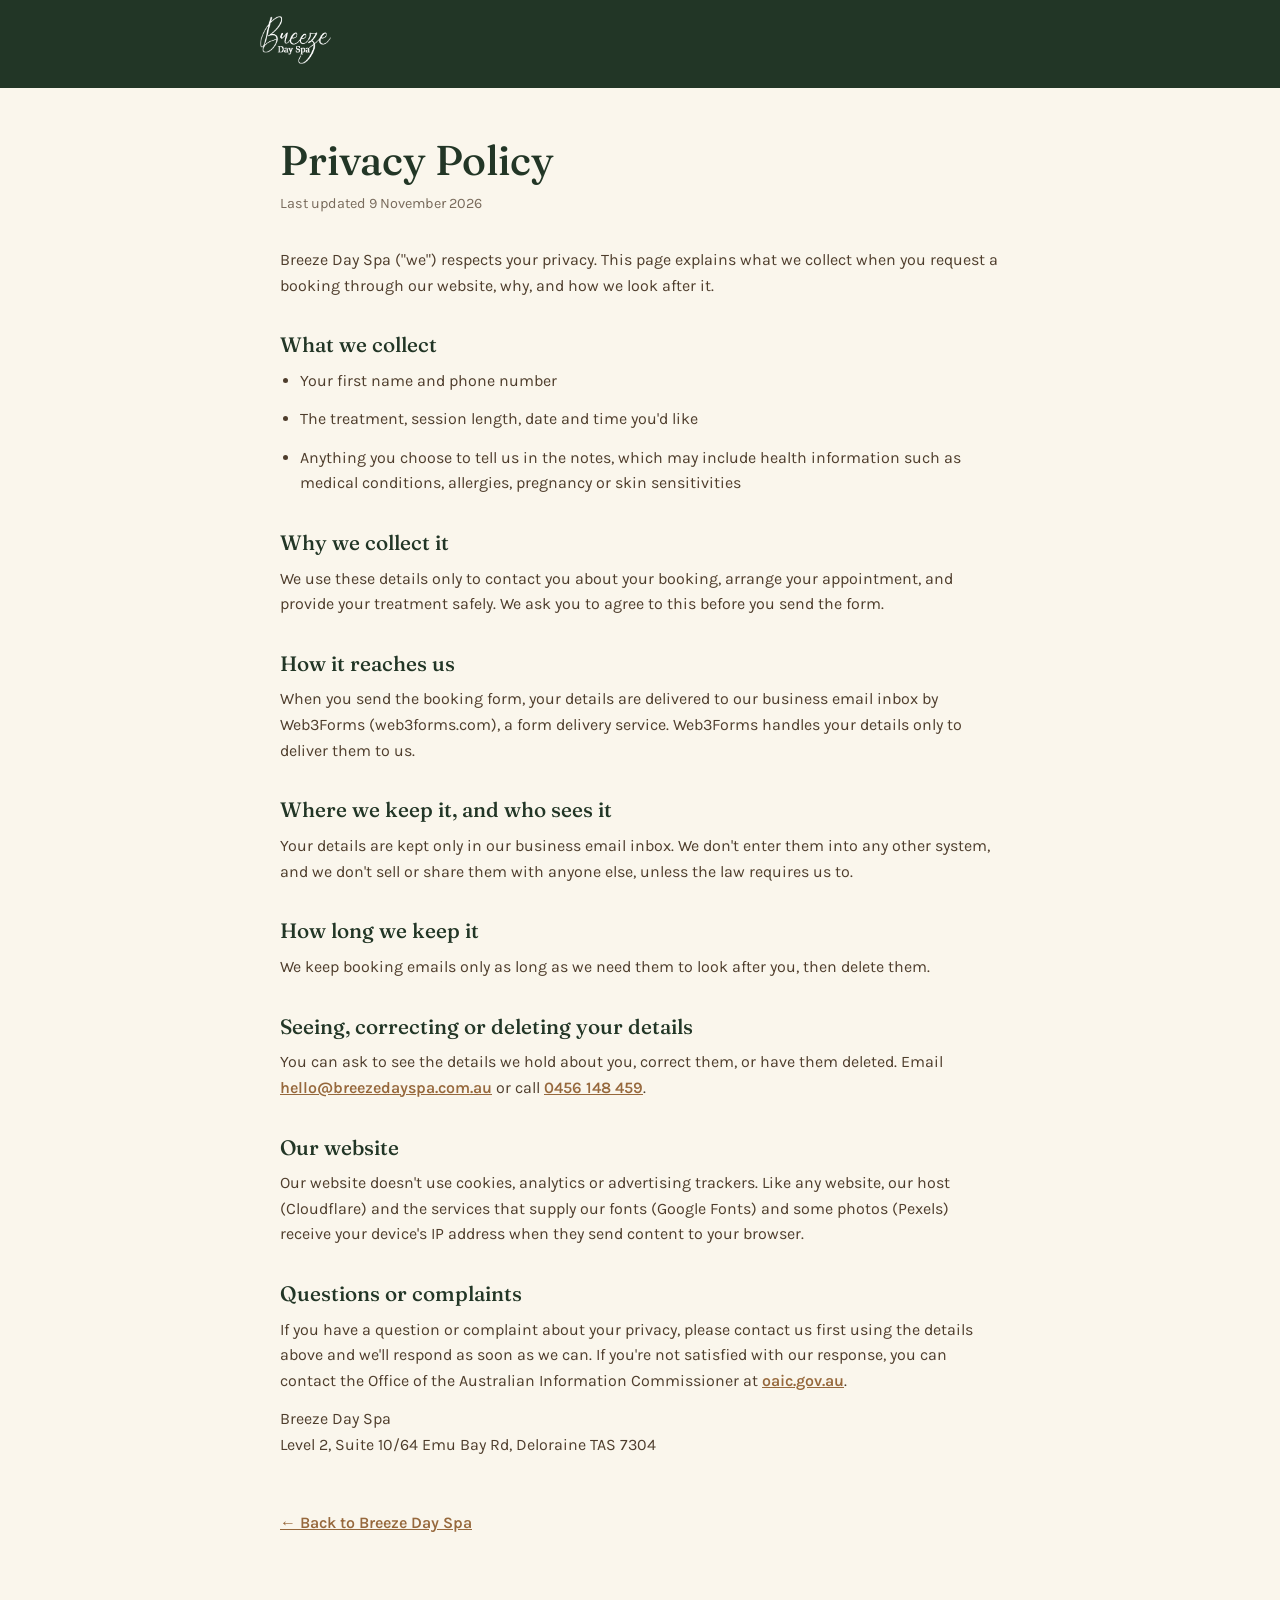
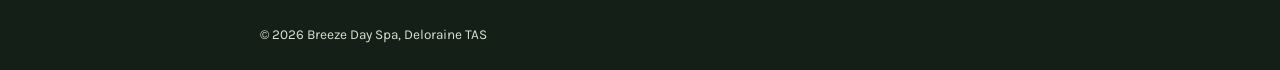
<file: privacy.html>
<!DOCTYPE html>
<html lang="en-AU">
<head>
<meta charset="UTF-8">
<meta name="viewport" content="width=device-width, initial-scale=1.0">
<title>Privacy Policy — Breeze Day Spa</title>
<meta name="description" content="How Breeze Day Spa in Deloraine, Tasmania handles the personal and health information you send us.">
<link rel="canonical" href="https://breezedayspa.com.au/privacy.html">
<link rel="icon" href="favicon.svg" type="image/svg+xml">
<meta name="theme-color" content="#223626">
<link rel="preconnect" href="https://fonts.googleapis.com">
<link rel="preconnect" href="https://fonts.gstatic.com" crossorigin>
<link href="https://fonts.googleapis.com/css2?family=Fraunces:opsz,wght@9..144,500&family=Karla:wght@400;600;700&display=swap" rel="stylesheet">
<style>
:root{--forest:#223626;--forest-deep:#141F17;--clay-deep:#96683C;--oat-light:#FAF6EC;--bark:#4E3D2C;--ink:#241C14;--mist:#DCE3D2;--line:rgba(36,28,20,0.13);}
*,*::before,*::after{box-sizing:border-box;margin:0;padding:0;}
body{font-family:'Karla',-apple-system,BlinkMacSystemFont,'Segoe UI',sans-serif;color:var(--ink);background:var(--oat-light);line-height:1.6;}
a{color:var(--clay-deep);font-weight:600;}
header{background:var(--forest);padding:1rem 1.25rem;}
header .inner,main,footer .inner{max-width:760px;margin-inline:auto;}
header a{display:inline-flex;align-items:center;}
header img{height:48px;width:auto;}
main{padding:3rem 1.25rem 4rem;}
h1,h2{font-family:'Fraunces',Georgia,serif;font-weight:500;color:var(--forest);line-height:1.2;}
h1{font-size:clamp(2rem,6vw,2.6rem);margin-bottom:.4rem;}
h2{font-size:1.3rem;margin:2.2rem 0 .6rem;}
p,li{color:var(--bark);margin-bottom:.8rem;}
ul{padding-left:1.25rem;}
.updated{font-size:.9rem;opacity:.75;margin-bottom:2rem;}
.back{display:inline-block;margin-top:2.5rem;}
footer{background:var(--forest-deep);color:var(--mist);padding:1.5rem 1.25rem;font-size:.85rem;}
footer a{color:var(--mist);}
</style>
</head>
<body>
<header><div class="inner"><a href="./" aria-label="Breeze Day Spa — home"><img src="images/logo-light.png" alt="Breeze Day Spa"></a></div></header>
<main>
  <h1>Privacy Policy</h1>
  <p class="updated">Last updated 9 November 2026</p>

  <p>Breeze Day Spa ("we") respects your privacy. This page explains what we collect when you request a booking through our website, why, and how we look after it.</p>

  <h2>What we collect</h2>
  <ul>
    <li>Your first name and phone number</li>
    <li>The treatment, session length, date and time you'd like</li>
    <li>Anything you choose to tell us in the notes, which may include health information such as medical conditions, allergies, pregnancy or skin sensitivities</li>
  </ul>

  <h2>Why we collect it</h2>
  <p>We use these details only to contact you about your booking, arrange your appointment, and provide your treatment safely. We ask you to agree to this before you send the form.</p>

  <h2>How it reaches us</h2>
  <p>When you send the booking form, your details are delivered to our business email inbox by Web3Forms (web3forms.com), a form delivery service. Web3Forms handles your details only to deliver them to us.</p>

  <h2>Where we keep it, and who sees it</h2>
  <p>Your details are kept only in our business email inbox. We don't enter them into any other system, and we don't sell or share them with anyone else, unless the law requires us to.</p>

  <h2>How long we keep it</h2>
  <p>We keep booking emails only as long as we need them to look after you, then delete them.</p>

  <h2>Seeing, correcting or deleting your details</h2>
  <p>You can ask to see the details we hold about you, correct them, or have them deleted. Email <a href="mailto:hello@breezedayspa.com.au">hello@breezedayspa.com.au</a> or call <a href="tel:+61456148459">0456 148 459</a>.</p>

  <h2>Our website</h2>
  <p>Our website doesn't use cookies, analytics or advertising trackers. Like any website, our host (Cloudflare) and the services that supply our fonts (Google Fonts) and some photos (Pexels) receive your device's IP address when they send content to your browser.</p>

  <h2>Questions or complaints</h2>
  <p>If you have a question or complaint about your privacy, please contact us first using the details above and we'll respond as soon as we can. If you're not satisfied with our response, you can contact the Office of the Australian Information Commissioner at <a href="https://www.oaic.gov.au">oaic.gov.au</a>.</p>

  <p>Breeze Day Spa<br>Level 2, Suite 10/64 Emu Bay Rd, Deloraine TAS 7304</p>

  <a class="back" href="./">&larr; Back to Breeze Day Spa</a>
</main>
<footer><div class="inner">© 2026 Breeze Day Spa, Deloraine TAS</div></footer>
</body>
</html>
</file>
